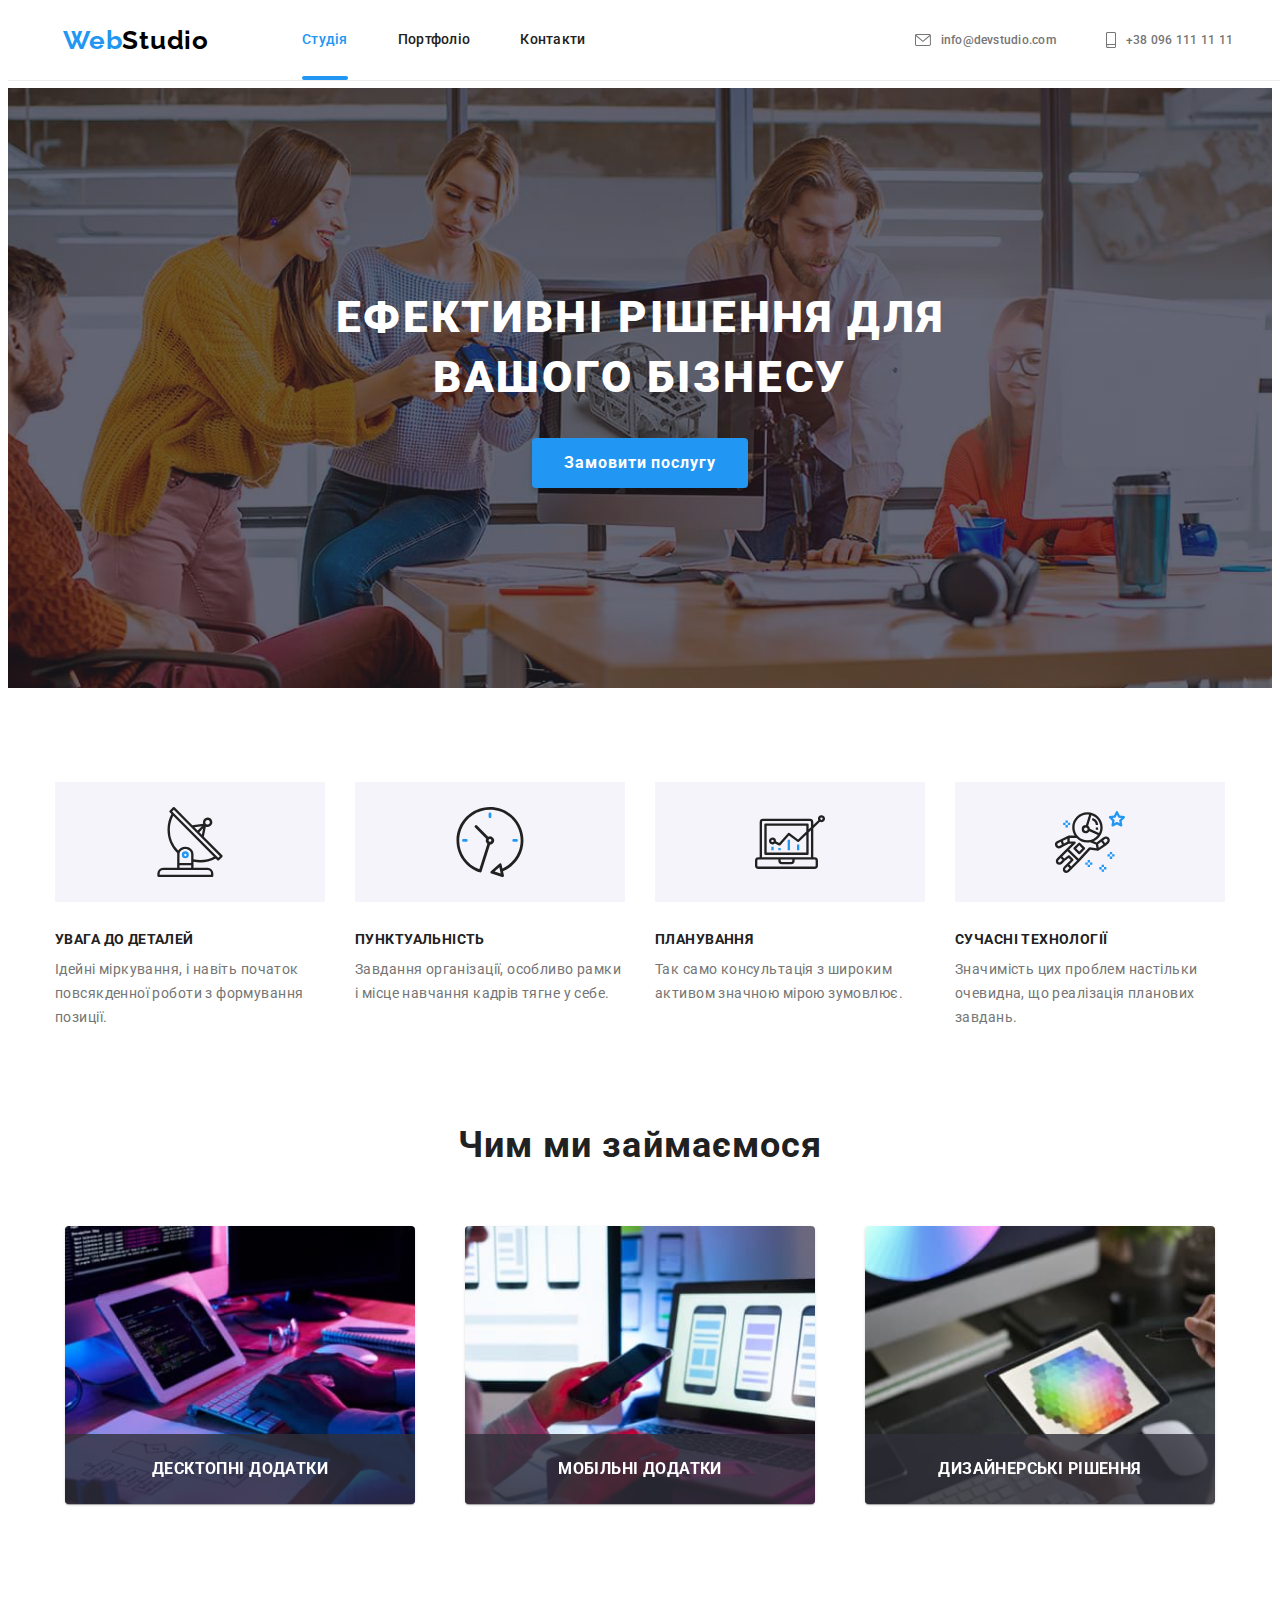
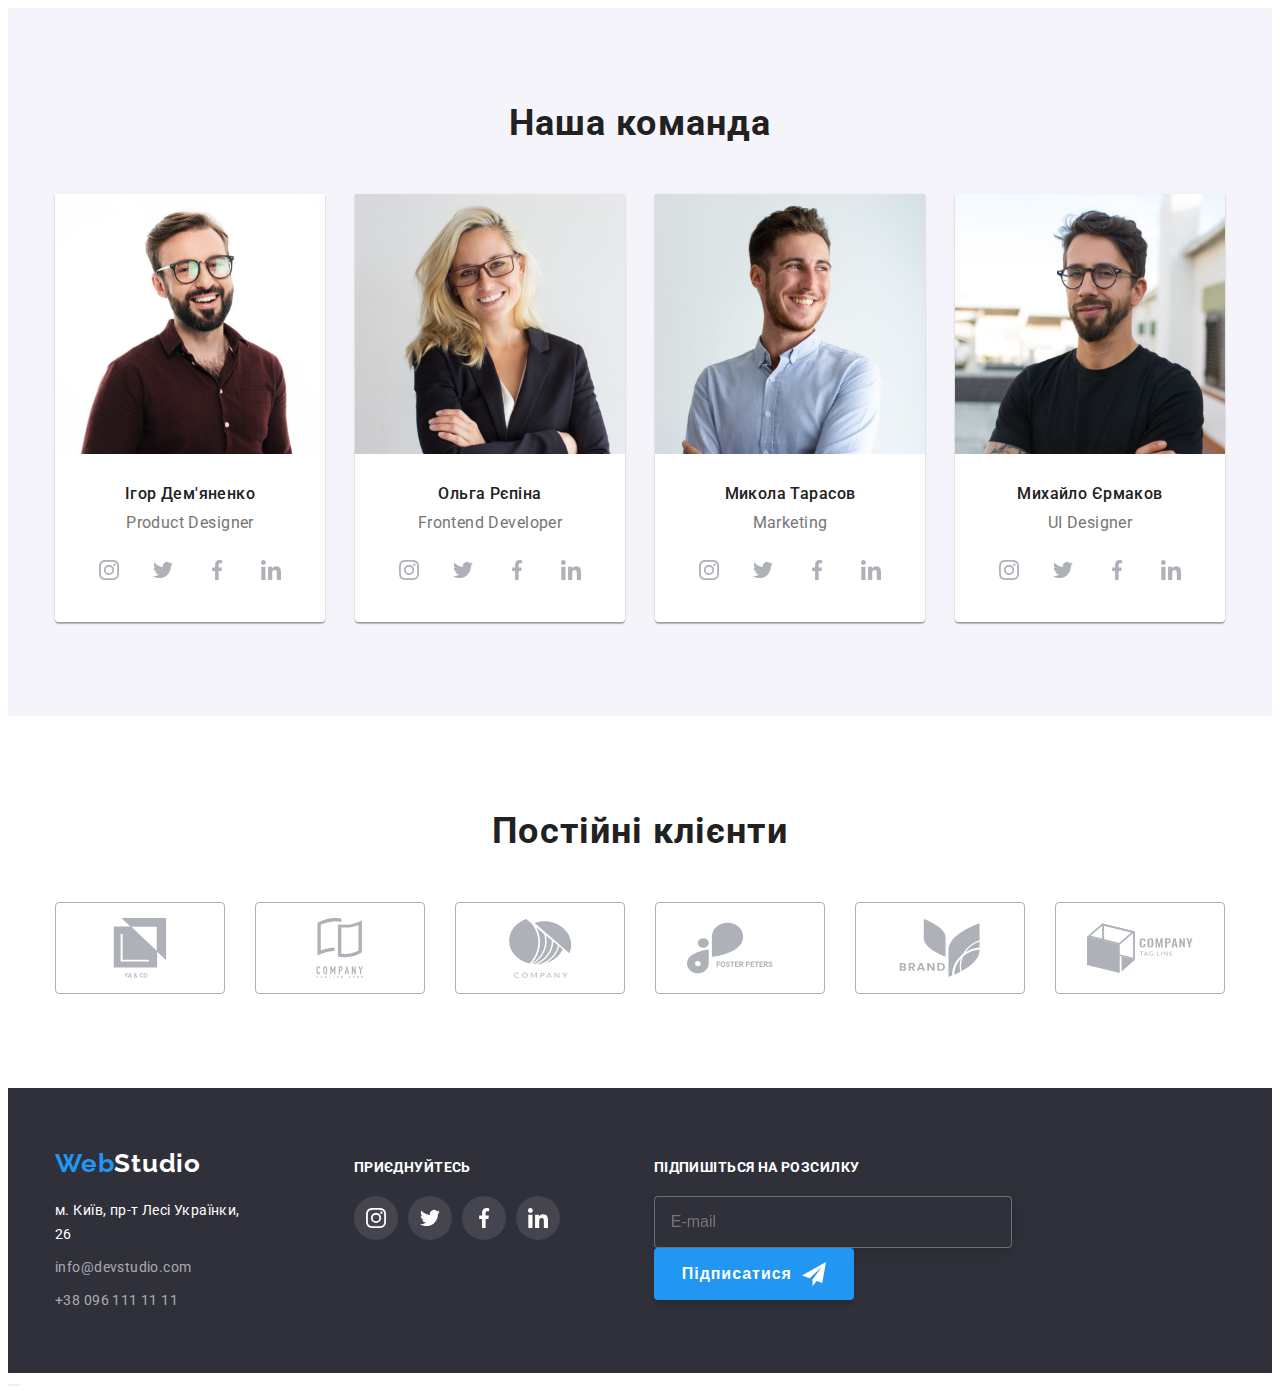
<file: index.html>
<!DOCTYPE html>
<html lang="uk-UA">
  <head>
    <meta charset="UTF-8" />
    <meta http-equiv="X-UA-Compatible" content="IE=edge" />
    <meta name="viewport" content="width=device-width, initial-scale=1.0" />
    <title>Студія</title>
    <link
      rel="stylesheet"
      href="https://cdnjs.cloudflare.com/ajax/libs/modern-normalize/1.1.0/modern-normalize.min.css"
      integrity="sha512-wpPYUAdjBVSE4KJnH1VR1HeZfpl1ub8YT/NKx4PuQ5NmX2tKuGu6U/JRp5y+Y8XG2tV+wKQpNHVUX03MfMFn9Q=="
      crossorigin="anonymous"
      referrerpolicy="no-referrer"
    />
    <link rel="preconnect" href="https://fonts.googleapis.com" />
    <link rel="preconnect" href="https://fonts.gstatic.com" crossorigin />
    <link
      href="https://fonts.googleapis.com/css2?family=Raleway:wght@700&family=Roboto:wght@400;500;700;900&display=swap"
      rel="stylesheet"
    />
    <link rel="stylesheet" href="./css/main.min.css" />
  </head>
  <body>
    <header class="header">
      <div class="container header__container">
        <nav class="navigation">
          <a
            class="logo header__logo"
            href="./index.html"
            aria-label="Посилання на домашню сторінку"
            >Web<span class="header__logo--dark">Studio</span></a
          >
          <ul class="navigation__list">
            <li class="navigation__item">
              <a
                class="navigation__link navigation__link--pseudo-element navigation__link--current"
                href="./index.html"
                aria-label="Посилання на сторінку'Студія'"
                >Студія</a
              >
            </li>
            <li class="navigation__item">
              <a
                class="navigation__link"
                href="./portfolio.html"
                aria-label="Посилання на сторінку'Портфоліо'"
                >Портфоліо</a
              >
            </li>
            <li class="navigation__item">
              <a
                class="navigation__link"
                href="#contacts"
                aria-label="Посилання на сторінку з контактами"
                >Контакти</a
              >
            </li>
          </ul>
        </nav>
        <ul class="contacts">
          <li class="contacts__item">
            <a class="contacts__link" href="mailto:info@devstudio.com">
              <svg width="16" height="12" class="contacts__icon">
                <use href="./images/icons.svg#icon-mail"></use>
              </svg>
              info@devstudio.com</a
            >
          </li>
          <li class="contacts__item">
            <a class="contacts__link" href="tel:+380961111111"
              ><svg width="10" height="16" class="contacts__icon">
                <use href="./images/icons.svg#icon-smartphone"></use>
              </svg>
              +38 096 111 11 11</a
            >
          </li>
        </ul>
        <button type="button" class="burger" data-menu-button>
          <svg width="40" height="40">
            <use href="./images/icons.svg#icon-burger-menu"></use>
          </svg>
        </button>
      </div>
    </header>
    <main>
      <section class="hero" id="hero">
        <div class="container">
          <h1 class="hero__title">Ефективні рішення для вашого бізнесу</h1>
          <button class="hero__btn" type="button" data-modal-open>Замовити послугу</button>
        </div>
      </section>

      <section class="advantage section">
        <div class="container">
          <h2 class="visually-hidden">Наші переваги</h2>
          <ul class="advantage__list">
            <li class="advantage__item">
              <div class="advantage__image">
                <svg width="70" height="70">
                  <use href="./images/icons.svg#icon-antenna"></use>
                </svg>
              </div>
              <h3 class="advantage__title">УВАГА ДО ДЕТАЛЕЙ</h3>
              <p class="advantage__description">
                Ідейні міркування, і навіть початок повсякденної роботи з формування позиції.
              </p>
            </li>
            <li class="advantage__item">
              <div class="advantage__image">
                <svg width="70" height="70">
                  <use href="./images/icons.svg#icon-clock"></use>
                </svg>
              </div>
              <h3 class="advantage__title">ПУНКТУАЛЬНІСТЬ</h3>
              <p class="advantage__description">
                Завдання організації, особливо рамки і місце навчання кадрів тягне у себе.
              </p>
            </li>
            <li class="advantage__item">
              <div class="advantage__image">
                <svg width="70" height="70">
                  <use href="./images/icons.svg#icon-diagram"></use>
                </svg>
              </div>
              <h3 class="advantage__title">ПЛАНУВАННЯ</h3>
              <p class="advantage__description">
                Так само консультація з широким активом значною мірою зумовлює.
              </p>
            </li>
            <li class="advantage__item">
              <div class="advantage__image">
                <svg width="70" height="70">
                  <use href="./images/icons.svg#icon-astronaut"></use>
                </svg>
              </div>
              <h3 class="advantage__title">СУЧАСНІ ТЕХНОЛОГІЇ</h3>
              <p class="advantage__description">
                Значимість цих проблем настільки очевидна, що реалізація планових завдань.
              </p>
            </li>
          </ul>
        </div>
      </section>
      <section class="directions section">
        <div class="container">
          <h2 class="section__title">Чим ми займаємося</h2>
          <ul class="directions__list">
            <li class="directions__item">
              <div class="directions__thumb">
                <img
                  class="directions__img"
                  srcset="./images/computer.jpg 1x, ./images/computer@2x.jpg 2x"
                  alt="Розробка для
                  компьютерів"
                  width="370"
                  height="294"
                />
                <h3 class="directions__description">Десктопні додатки</h3>
              </div>
            </li>
            <li class="directions__item">
              <div class="directions__thumb">
                <img
                  class="directions__img"
                  srcset="./images/mobile.jpg 1x, ./images/mobile@2x.jpg 2x"
                  alt="Розробка для мобільних телефонів"
                  width="370"
                  height="294"
                />
                <h3 class="directions__description">Мобільні додатки</h3>
              </div>
            </li>
            <li class="directions__item">
              <div class="directions__thumb">
                <img
                  class="directions__img"
                  srcset="./images/tablet.jpg 1x, ./images/tablet@2x.jpg 2x"
                  alt="Розробка для планшетів"
                  width="370"
                  height="294"
                />
                <h3 class="directions__description">Дизайнерські рішення</h3>
              </div>
            </li>
          </ul>
        </div>
      </section>
      <section class="team section">
        <div class="container">
          <h2 class="section__title">Наша команда</h2>
          <ul class="team__list">
            <li class="team__item">
              <picture>
                <source
                  srcset="./images/product-designer.jpg 1x, ./images/product-designer@2x.jpg 2x"
                  media="(min-width:1200px)"
                />
                <source
                  srcset="
                    ./images/product-designer-tablet.jpg    1x,
                    ./images/product-designer-tablet@2x.jpg 2x
                  "
                  media="(min-width:768px)"
                />
                <source
                  srcset="
                    ./images/product-designer-mobile.jpg    1x,
                    ./images/product-designer-mobile@2x.jpg 2x
                  "
                  media="(max-width:767px)"
                />

                <img
                  class="team__img"
                  src="./images/product-designer-mobile.jpg"
                  alt="Співробітник компанії на позиції дизайнер продукта"
                  width="450"
                />
              </picture>
              <div class="team__description">
                <h3 class="team__name">Ігор Дем'яненко</h3>
                <p class="team__position">Product Designer</p>
                <div>
                  <ul class="social__list">
                    <li class="social__item">
                      <a
                        aria-label="Посилання на Інстаграм"
                        class="social__link"
                        target="_blank"
                        rel="noreferrer noopener"
                        href="https://www.instagram.com/"
                        ><svg width="20" height="20">
                          <use href="./images/icons.svg#icon-instagram"></use>
                        </svg>
                      </a>
                    </li>
                    <li class="social__item">
                      <a
                        aria-label="Посилання на Твітер"
                        class="social__link"
                        target="_blank"
                        rel="noreferrer noopener"
                        href="https://twitter.com/"
                        ><svg width="20" height="20">
                          <use href="./images/icons.svg#icon-twitter"></use>
                        </svg>
                      </a>
                    </li>
                    <li class="social__item">
                      <a
                        aria-label="Посилання на Фейсбук"
                        class="social__link"
                        target="_blank"
                        rel="noreferrer noopener"
                        href="https://facebook.com"
                        ><svg width="20" height="20">
                          <use href="./images/icons.svg#icon-facebook"></use>
                        </svg>
                      </a>
                    </li>
                    <li class="social__item">
                      <a
                        aria-label="Посилання на Лінкедін"
                        class="social__link"
                        rel="noreferrer noopener"
                        href="https://www.linkedin.com/"
                        ><svg width="20" height="20">
                          <use href="./images/icons.svg#icon-linkedin"></use>
                        </svg>
                      </a>
                    </li>
                  </ul>
                </div>
              </div>
            </li>
            <li class="team__item">
              <picture>
                <source
                  srcset="./images/frontend-developer.jpg 1x, ./images/frontend-developer@2x.jpg 2x"
                  media="(min-width:1200px)"
                />
                <source
                  srcset="
                    ./images/frontend-developer-tablet.jpg    1x,
                    ./images/frontend-developer-tablet@2x.jpg 2x
                  "
                  media="(min-width:768px)"
                />
                <source
                  srcset="
                    ./images/frontend-developer-mobile.jpg    1x,
                    ./images/frontend-developer-mobile@2x.jpg 2x
                  "
                  media="(max-width:767px)"
                />

                <img
                  class="team__img"
                  src="./images/frontend-developer-mobile.jpg"
                  alt="Співробітник компанії на позиції фронтенд-розробник"
                  width="450"
                />
              </picture>
              <div class="team__description">
                <h3 class="team__name">Ольга Рєпіна</h3>
                <p class="team__position">Frontend Developer</p>
                <ul class="social__list">
                  <li class="social__item">
                    <a
                      aria-label="Посилання на Інстаграм"
                      class="social__link"
                      target="_blank"
                      rel="noreferrer noopener"
                      href="https://www.instagram.com/"
                      ><svg width="20" height="20">
                        <use href="./images/icons.svg#icon-instagram"></use>
                      </svg>
                    </a>
                  </li>
                  <li class="social__item">
                    <a
                      aria-label="Посилання на Твітер"
                      class="social__link"
                      target="_blank"
                      rel="noreferrer noopener"
                      href="https://twitter.com/"
                      ><svg width="20" height="20">
                        <use href="./images/icons.svg#icon-twitter"></use>
                      </svg>
                    </a>
                  </li>
                  <li class="social__item">
                    <a
                      aria-label="Посилання на Фейсбук"
                      class="social__link"
                      target="_blank"
                      rel="noreferrer noopener"
                      href="https://facebook.com"
                      ><svg width="20" height="20">
                        <use href="./images/icons.svg#icon-facebook"></use>
                      </svg>
                    </a>
                  </li>
                  <li class="social__item">
                    <a
                      aria-label="Посилання на Лінкедін"
                      class="social__link"
                      rel="noreferrer noopener"
                      href="https://www.linkedin.com/"
                      ><svg width="20" height="20">
                        <use href="./images/icons.svg#icon-linkedin"></use>
                      </svg>
                    </a>
                  </li>
                </ul>
              </div>
            </li>
            <li class="team__item">
              <picture>
                <source
                  srcset="./images/marketing.jpg 1x, ./images/marketing@2x.jpg 2x"
                  media="(min-width:1200px)"
                />
                <source
                  srcset="./images/marketing-tablet.jpg 1x, ./images/marketing-tablet@2x.jpg 2x"
                  media="(min-width:768px)"
                />
                <source
                  srcset="./images/marketing-mobile.jpg 1x, ./images/marketing-mobile@2x.jpg 2x"
                  media="(max-width:767px)"
                />

                <img
                  class="team__img"
                  src="./images/marketing-mobile.jpg"
                  alt="Співробітник компанії на позиції маркетолог"
                  width="450"
                />
              </picture>
              <div class="team__description">
                <h3 class="team__name">Микола Тарасов</h3>
                <p class="team__position">Marketing</p>
                <ul class="social__list">
                  <li class="social__item">
                    <a
                      aria-label="Посилання на Інстаграм"
                      class="social__link"
                      target="_blank"
                      rel="noreferrer noopener"
                      href="https://www.instagram.com/"
                      ><svg width="20" height="20">
                        <use href="./images/icons.svg#icon-instagram"></use>
                      </svg>
                    </a>
                  </li>
                  <li class="social__item">
                    <a
                      aria-label="Посилання на Твітер"
                      class="social__link"
                      target="_blank"
                      rel="noreferrer noopener"
                      href="https://twitter.com/"
                      ><svg width="20" height="20">
                        <use href="./images/icons.svg#icon-twitter"></use>
                      </svg>
                    </a>
                  </li>
                  <li class="social__item">
                    <a
                      aria-label="Посилання на Фейсбук"
                      class="social__link"
                      target="_blank"
                      rel="noreferrer noopener"
                      href="https://facebook.com"
                      ><svg width="20" height="20">
                        <use href="./images/icons.svg#icon-facebook"></use>
                      </svg>
                    </a>
                  </li>
                  <li class="social__item">
                    <a
                      aria-label="Посилання на Лінкедін"
                      class="social__link"
                      rel="noreferrer noopener"
                      href="https://www.linkedin.com/"
                      ><svg width="20" height="20">
                        <use href="./images/icons.svg#icon-linkedin"></use>
                      </svg>
                    </a>
                  </li>
                </ul>
              </div>
            </li>
            <li class="team__item">
              <picture>
                <source
                  srcset="./images/ui-designer.jpg 1x, ./images/ui-designer@2x.jpg 2x"
                  media="(min-width:1200px)"
                />
                <source
                  srcset="./images/ui-designer-tablet.jpg 1x, ./images/ui-designer-tablet@2x.jpg 2x"
                  media="(min-width:768px)"
                />
                <source
                  srcset="./images/ui-designer-mobile.jpg 1x, ./images/ui-designer-mobile@2x.jpg 2x"
                  media="(max-width:767px)"
                />

                <img
                  class="team__img"
                  src="./images/ui-designer-mobile.jpg"
                  alt="Співробітник компанії на позиції дизайнер"
                  width="450"
                />
              </picture>

              <div class="team__description">
                <h3 class="team__name">Михайло Єрмаков</h3>
                <p class="team__position">UI Designer</p>
                <div>
                  <ul class="social__list">
                    <li class="social__item">
                      <a
                        aria-label="Посилання на Інстаграм"
                        class="social__link"
                        target="_blank"
                        rel="noreferrer noopener"
                        href="https://www.instagram.com/"
                        ><svg width="20" height="20">
                          <use href="./images/icons.svg#icon-instagram"></use>
                        </svg>
                      </a>
                    </li>
                    <li class="social__item">
                      <a
                        aria-label="Посилання на Твітер"
                        class="social__link"
                        target="_blank"
                        rel="noreferrer noopener"
                        href="https://twitter.com/"
                        ><svg width="20" height="20">
                          <use href="./images/icons.svg#icon-twitter"></use>
                        </svg>
                      </a>
                    </li>
                    <li class="social__item">
                      <a
                        aria-label="Посилання на Фейсбук"
                        class="social__link"
                        target="_blank"
                        rel="noreferrer noopener"
                        href="https://facebook.com"
                        ><svg width="20" height="20">
                          <use href="./images/icons.svg#icon-facebook"></use>
                        </svg>
                      </a>
                    </li>
                    <li class="social__item">
                      <a
                        aria-label="Посилання на Лінкедін"
                        class="social__link"
                        rel="noreferrer noopener"
                        href="https://www.linkedin.com/"
                        ><svg width="20" height="20">
                          <use href="./images/icons.svg#icon-linkedin"></use>
                        </svg>
                      </a>
                    </li>
                  </ul>
                </div>
              </div>
            </li>
          </ul>
        </div>
      </section>
      <section class="clients section">
        <div class="container">
          <h2 class="section__title">Постійні клієнти</h2>
          <ul class="clients__list">
            <li class="clients__item">
              <a class="clients__link" href="#" aria-label="Посилання на першого клієнта">
                <svg width="106" height="60">
                  <use href="./images/icons.svg#icon-client_1"></use>
                </svg>
              </a>
            </li>
            <li class="clients__item">
              <a class="clients__link" href="#" aria-label="Посилання на другого клієнта">
                <svg width="106" height="60">
                  <use href="./images/icons.svg#icon-client_2"></use>
                </svg>
              </a>
            </li>
            <li class="clients__item">
              <a class="clients__link" href="#" aria-label="Посилання на третього клієнта">
                <svg width="106" height="60">
                  <use href="./images/icons.svg#icon-client_3"></use>
                </svg>
              </a>
            </li>
            <li class="clients__item">
              <a class="clients__link" href="#" aria-label="Посилання на четвертого клієнта">
                <svg width="106" height="60">
                  <use href="./images/icons.svg#icon-client_4"></use>
                </svg>
              </a>
            </li>
            <li class="clients__item">
              <a class="clients__link" href="#" aria-label="Посилання на п'ятого клієнта">
                <svg width="106" height="60">
                  <use href="./images/icons.svg#icon-client_5"></use>
                </svg>
              </a>
            </li>
            <li class="clients__item">
              <a class="clients__link" href="#" aria-label="Посилання на шостого клієнта">
                <svg width="106" height="60">
                  <use href="./images/icons.svg#icon-client_6"></use>
                </svg>
              </a>
            </li>
          </ul>
        </div>
      </section>
    </main>
    <footer class="footer">
      <div class="container footer__container">
        <div class="container__wrapper">
          <div class="footer__wrapper footer__wrapper--margin">
            <a
              class="logo footer__logo"
              href="./index.html"
              aria-label="Посилання на домашню сторінку"
              >Web<span class="footer__logo--color">Studio</span></a
            >
            <address class="footer__contacts address">
              <ul class="address__list" id="contacts">
                <li class="address__item">
                  <a
                    class="address__link"
                    href="https://goo.gl/maps/TjGXtFPYp7n58ETk9"
                    target="_blank"
                    rel="noreferrer noopener"
                    >м. Київ, пр-т Лесі Українки, 26</a
                  >
                </li>
                <li class="address__item">
                  <a
                    class="address__link address__link--transparent"
                    href="mailto:info@devstudio.com"
                    >info@devstudio.com</a
                  >
                </li>
                <li class="address__item">
                  <a class="address__link address__link--transparent" href="tel:+380961111111"
                    >+38 096 111 11 11</a
                  >
                </li>
              </ul>
            </address>
          </div>
          <div class="footer__wrapper social">
            <h2 class="social__title">приєднуйтесь</h2>
            <div>
              <ul class="social__list">
                <li class="social__item">
                  <a
                    aria-label="Посилання на Інстаграм"
                    class="social__link social__link--color"
                    target="_blank"
                    rel="noreferrer noopener"
                    href="https://www.instagram.com/"
                    ><svg width="20" height="20">
                      <use href="./images/icons.svg#icon-instagram"></use>
                    </svg>
                  </a>
                </li>
                <li class="social__item">
                  <a
                    aria-label="Посилання на Твітер"
                    class="social__link social__link--color"
                    target="_blank"
                    rel="noreferrer noopener"
                    href="https://twitter.com/"
                    ><svg width="20" height="20">
                      <use href="./images/icons.svg#icon-twitter"></use>
                    </svg>
                  </a>
                </li>
                <li class="social__item">
                  <a
                    aria-label="Посилання на Фейсбук"
                    class="social__link social__link--color"
                    target="_blank"
                    rel="noreferrer noopener"
                    href="https://facebook.com"
                    ><svg width="20" height="20">
                      <use href="./images/icons.svg#icon-facebook"></use>
                    </svg>
                  </a>
                </li>
                <li class="social__item">
                  <a
                    aria-label="Посилання на Лінкедін"
                    class="social__link social__link--color"
                    rel="noreferrer noopener"
                    href="https://www.linkedin.com/"
                    ><svg width="20" height="20">
                      <use href="./images/icons.svg#icon-linkedin"></use>
                    </svg>
                  </a>
                </li>
              </ul>
            </div>
          </div>
        </div>
        <div class="subscribe">
          <h2 class="subscribe__title">Підпишіться на розсилку</h2>
          <form action="" class="subscribe__form">
            <label for="">
              <input type="text" placeholder="E-mail" class="subscribe__input" />
              <button class="subscribe__btn" type="button">
                Підписатися
                <svg width="24" height="24" class="subscribe__icon">
                  <use href="./images/icons.svg#icon-plane"></use>
                </svg>
              </button>
            </label>
          </form>
        </div>
      </div>
    </footer>
    <div class="backdrop is-hidden" data-modal>
      <div class="modal">
        <button type="button" class="modal__btn" data-modal-close>
          <svg width="18" height="18" class="icon-close">
            <use href="./images/icons.svg#icon-close"></use>
          </svg>
        </button>
        <form action="" class="modal__form form" autocomplete="on">
          <p class="form__title">Залиште свої дані, ми вам передзвонимо</p>
          <label for="username" class="form__label lable">
            <span class="lable__name">Ім'я</span>
            <input type="text" name="username" autofocus id="username" class="lable__field" />
            <svg width="18" height="18" class="lable__icon">
              <use href="./images/icons.svg#icon-person"></use>
            </svg>
          </label>
          <label for="phone-number" class="form__label">
            <span class="lable__name">Телефон</span>
            <input type="tel" name="phone-number" id="phone-number" class="lable__field" />
            <svg width="18" height="18" class="lable__icon">
              <use href="./images/icons.svg#icon-phone"></use>
            </svg>
          </label>
          <label for="email" class="form__label">
            <span class="lable__name">Пошта</span>
            <input type="email" name="email" id="email" class="lable__field" />
            <svg width="18" height="18" class="lable__icon">
              <use href="./images/icons.svg#icon-mail"></use>
            </svg>
          </label>
          <label for="message">
            <span class="lable__name">Коментар</span>
            <textarea
              class="lable__textarea"
              name="feedback"
              rows="5"
              id="message"
              placeholder="Введіть текст"
            ></textarea>
          </label>
          <label class="form__label form__label--margin">
            <input type="checkbox" name="agree" class="form__label---checkbox visually-hidden" />
            <span class="checkbox"></span>
            <span class="form__label--text"
              >Погоджуюся з розсилкою та приймаю
              <a href="#" class="form__label--treaty"> Умови договору</a></span
            >
          </label>
          <button type="submit" class="form-btn" action="#">Відправити</button>
        </form>
      </div>
    </div>
    <div class="modal-menu is-hidden" data-menu>
      <button type="button" class="modal-menu__btn" data-menu-close>
        <svg width="40" height="40" class="icon-close">
          <use href="./images/icons.svg#icon-close_40px"></use>
        </svg>
      </button>
      <div class="menu">
        <ul class="menu__nav">
          <li class="menu__item">
            <a class="menu__link" href="./index.html" aria-label="Посилання на сторінку'Студія'"
              >Студія</a
            >
          </li>
          <li class="menu__item">
            <a
              class="menu__link"
              href="./portfolio.html"
              aria-label="Посилання на сторінку'Портфоліо'"
              >Портфоліо</a
            >
          </li>
          <li class="menu__item">
            <a class="menu__link" href="#contacts" aria-label="Посилання на сторінку з контактами"
              >Контакти</a
            >
          </li>
        </ul>
        <div class="menu__wrapper">
          <ul class="menu__contact">
            <li class="menu__contact-item">
              <a class="menu__contact-link menu__contact-link--scale" href="tel:+380961111111">
                +38 096 111 11 11</a
              >
            </li>
            <li class="menu__contact-item">
              <a class="menu__contact-link" href="mailto:info@devstudio.com"> info@devstudio.com</a>
            </li>
          </ul>
          <div class="networks">
            <ul class="networks__list">
              <li class="networks__item">
                <a
                  aria-label="Посилання на Інстаграм"
                  class="networks__link"
                  target="_blank"
                  rel="noreferrer noopener"
                  href="https://www.instagram.com/"
                  >Instagram
                </a>
              </li>
              <li class="networks__item">
                <a
                  aria-label="Посилання на Твітер"
                  class="networks__link"
                  target="_blank"
                  rel="noreferrer noopener"
                  href="https://twitter.com/"
                  >Twitter
                </a>
              </li>
              <li class="networks__item">
                <a
                  aria-label="Посилання на Фейсбук"
                  class="networks__link"
                  target="_blank"
                  rel="noreferrer noopener"
                  href="https://facebook.com"
                  >Facebook
                </a>
              </li>
              <li class="networks__item">
                <a
                  aria-label="Посилання на Лінкедін"
                  class="networks__link"
                  rel="noreferrer noopener"
                  href="https://www.linkedin.com/"
                  >Linkedin
                </a>
              </li>
            </ul>
          </div>
        </div>
      </div>
    </div>
    <button type="button" id="up" class="button-scroll"></button>
    <script src="./js/button-scroll.js"></script>
    <script src="./js/modal.js"></script>
    <script src="./js/mobile-menu.js"></script>
  </body>
</html>
</file>
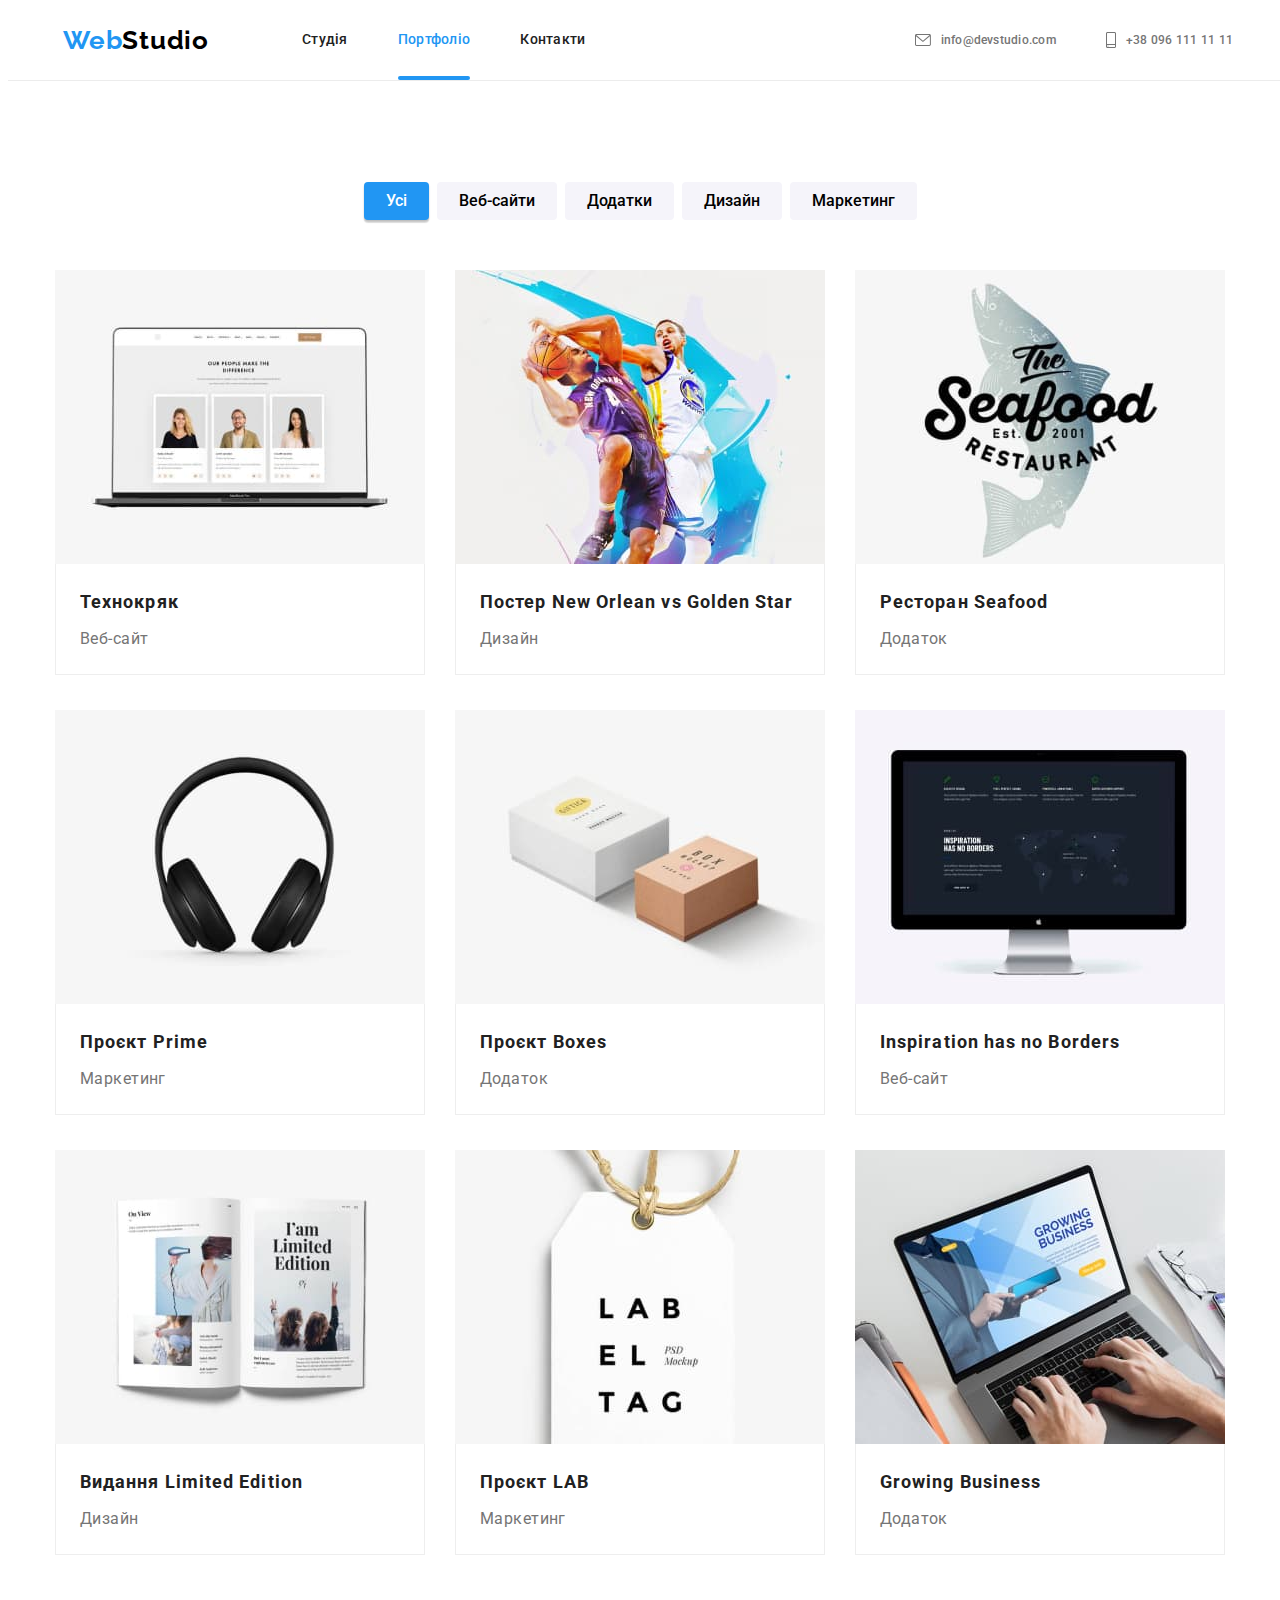
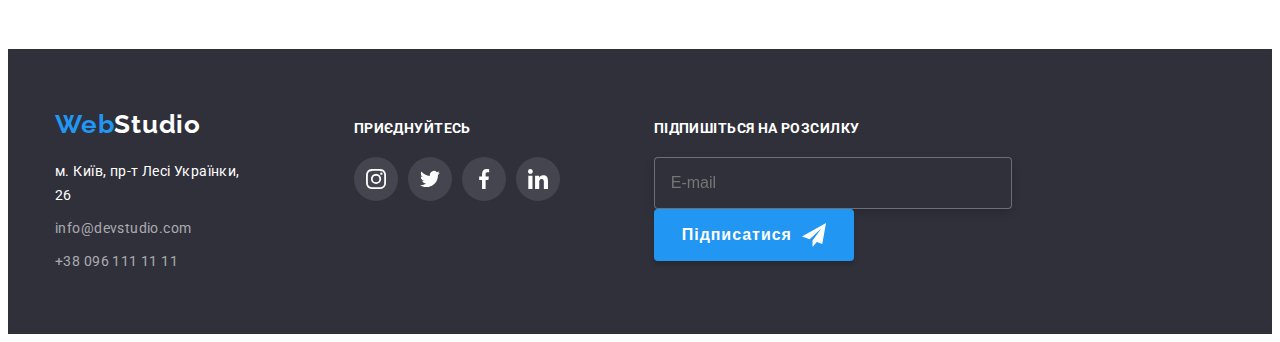
<file: portfolio.html>
<!DOCTYPE html>
<html lang="uk">
  <head>
    <meta charset="UTF-8" />
    <meta http-equiv="X-UA-Compatible" content="IE=edge" />
    <meta name="viewport" content="width=device-width, initial-scale=1.0" />
    <title>Портфоліо</title>
    <link
      rel="stylesheet"
      href="https://cdnjs.cloudflare.com/ajax/libs/modern-normalize/1.1.0/modern-normalize.min.css"
      integrity="sha512-wpPYUAdjBVSE4KJnH1VR1HeZfpl1ub8YT/NKx4PuQ5NmX2tKuGu6U/JRp5y+Y8XG2tV+wKQpNHVUX03MfMFn9Q=="
      crossorigin="anonymous"
      referrerpolicy="no-referrer"
    />
    <link rel="preconnect" href="https://fonts.googleapis.com" />
    <link rel="preconnect" href="https://fonts.gstatic.com" crossorigin />
    <link
      href="https://fonts.googleapis.com/css2?family=Raleway:wght@700&family=Roboto:wght@400;500;700;900&display=swap"
      rel="stylesheet"
    />
    <link
      rel="stylesheet"
      href="https://cdnjs.cloudflare.com/ajax/libs/modern-normalize/1.1.0/modern-normalize.min.css"
      integrity="sha512-wpPYUAdjBVSE4KJnH1VR1HeZfpl1ub8YT/NKx4PuQ5NmX2tKuGu6U/JRp5y+Y8XG2tV+wKQpNHVUX03MfMFn9Q=="
      crossorigin="anonymous"
      referrerpolicy="no-referrer"
    />
    <link rel="stylesheet" href="./css/main.min.css" />
  </head>
  <body>
    <header class="header">
      <div class="container header__container">
        <nav class="navigation">
          <a
            class="logo header__logo"
            href="./index.html"
            aria-label="Посилання на домашню сторінку"
            >Web<span class="header__logo--dark">Studio</span></a
          >
          <ul class="navigation__list">
            <li class="navigation__item">
              <a
                class="navigation__link"
                href="./index.html"
                aria-label="Посилання на сторінку'Студія'"
                >Студія</a
              >
            </li>
            <li class="navigation__item">
              <a
                class="navigation__link navigation__link--pseudo-element navigation__link--current"
                href="./portfolio.html"
                aria-label="Посилання на сторінку'Портфоліо'"
                >Портфоліо</a
              >
            </li>
            <li class="navigation__item">
              <a
                class="navigation__link"
                href="#contacts"
                aria-label="Посилання на сторінку з контактами"
                >Контакти</a
              >
            </li>
          </ul>
        </nav>
        <ul class="contacts">
          <li class="contacts__item">
            <a class="contacts__link" href="mailto:info@devstudio.com">
              <svg width="16" height="12" class="contacts__icon">
                <use href="./images/icons.svg#icon-mail"></use>
              </svg>
              info@devstudio.com</a
            >
          </li>
          <li class="contacts__item">
            <a class="contacts__link" href="tel:+380961111111"
              ><svg width="10" height="16" class="contacts__icon">
                <use href="./images/icons.svg#icon-smartphone"></use>
              </svg>
              +38 096 111 11 11</a
            >
          </li>
        </ul>
        <button type="button" class="burger" data-menu-button>
          <svg width="40" height="40">
            <use href="./images/icons.svg#icon-burger-menu"></use>
          </svg>
        </button>
      </div>
    </header>
    <main>
      <section class="section">
        <div class="container">
          <h1 class="visually-hidden">Проєкти</h1>
          <ul class="filter">
            <li class="filter__item">
              <button class="filter__btn filter__btn--active" type="button">Усі</button>
            </li>
            <li class="filter__item">
              <button class="filter__btn" type="button">Веб-сайти</button>
            </li>
            <li class="filter__item">
              <button class="filter__btn" type="button">Додатки</button>
            </li>
            <li class="filter__item">
              <button class="filter__btn" type="button">Дизайн</button>
            </li>
            <li class="filter__item">
              <button class="filter__btn" type="button">Маркетинг</button>
            </li>
          </ul>
          <ul class="projects">
            <li class="projects__item">
              <a href="" class="projects__link">
                <div class="projects__wrapper">
                  <img
                    class="projects__img"
                    src="./images/tehnokryak.jpg"
                    alt="Ноутбук з фото співробітників"
                    width="370"
                  />
                  <p class="projects__overlay">
                    Ресурс пропонує комплексні пропозиції з різним рівнем функціоналу та сервісів.
                    Все це дозволить відвідувачу отримати вичерпні відомості про компанію чи
                    приватну особу.
                  </p>
                </div>
                <div class="projects__description description">
                  <h2 class="description__title">Технокряк</h2>
                  <p class="description__text">Веб-сайт</p>
                </div></a
              >
            </li>
            <li class="projects__item">
              <a href="" class="projects__link">
                <div class="projects__wrapper">
                  <img
                    class="projects__img"
                    src="./images/backetball.jpg"
                    alt="Два чоловіка грають в баскетбол"
                    width="370"
                  />
                  <p class="projects__overlay">
                    Ресурс пропонує комплексні пропозиції з різним рівнем функціоналу та сервісів.
                    Все це дозволить відвідувачу отримати вичерпні відомості про компанію чи
                    приватну особу.
                  </p>
                </div>
                <div class="projects__description">
                  <h2 class="description__title">Постер New Orlean vs Golden Star</h2>
                  <p class="description__text">Дизайн</p>
                </div>
              </a>
            </li>
            <li class="projects__item">
              <a href="" class="projects__link">
                <div class="projects__wrapper">
                  <img
                    class="projects__img"
                    src="./images/restaurant.jpg"
                    alt="Логотип ресторану"
                    width="370"
                  />
                  <p class="projects__overlay">
                    Ресурс пропонує комплексні пропозиції з різним рівнем функціоналу та сервісів.
                    Все це дозволить відвідувачу отримати вичерпні відомості про компанію чи
                    приватну особу.
                  </p>
                </div>
                <div class="projects__description">
                  <h2 class="description__title">Ресторан Seafood</h2>
                  <p class="description__text">Додаток</p>
                </div>
              </a>
            </li>
            <li class="projects__item">
              <a href="" class="projects__link">
                <div class="projects__wrapper">
                  <img
                    class="projects__img"
                    src="./images/headphones.jpg"
                    alt="Навушники"
                    width="370"
                  />
                  <p class="projects__overlay">
                    Ресурс пропонує комплексні пропозиції з різним рівнем функціоналу та сервісів.
                    Все це дозволить відвідувачу отримати вичерпні відомості про компанію чи
                    приватну особу.
                  </p>
                </div>
                <div class="projects__description">
                  <h2 class="description__title">Проєкт Prime</h2>
                  <p class="description__text">Маркетинг</p>
                </div>
              </a>
            </li>
            <li class="projects__item">
              <a href="" class="projects__link">
                <div class="projects__wrapper">
                  <img
                    class="projects__img"
                    src="./images/boxes.jpg"
                    alt="Дві коробки"
                    width="370"
                  />
                  <p class="projects__overlay">
                    Ресурс пропонує комплексні пропозиції з різним рівнем функціоналу та сервісів.
                    Все це дозволить відвідувачу отримати вичерпні відомості про компанію чи
                    приватну особу.
                  </p>
                </div>
                <div class="projects__description">
                  <h2 class="description__title">Проєкт Boxes</h2>
                  <p class="description__text">Додаток</p>
                </div></a
              >
            </li>
            <li class="projects__item">
              <a href="" class="projects__link">
                <div class="projects__wrapper">
                  <img
                    class="projects__img"
                    src="./images/screen.jpg"
                    alt="Монітор з домашньою сторінкою сайту"
                    width="370"
                  />
                  <p class="projects__overlay">
                    Ресурс пропонує комплексні пропозиції з різним рівнем функціоналу та сервісів.
                    Все це дозволить відвідувачу отримати вичерпні відомості про компанію чи
                    приватну особу.
                  </p>
                </div>
                <div class="projects__description">
                  <h2 class="description__title">Inspiration has no Borders</h2>
                  <p class="description__text">Веб-сайт</p>
                </div></a
              >
            </li>
            <li class="projects__item">
              <a href="" class="projects__link">
                <div class="projects__wrapper">
                  <img
                    class="projects__img"
                    src="./images/book.jpg"
                    alt="Розгорнута книга"
                    width="370"
                  />
                  <p class="projects__overlay">
                    Ресурс пропонує комплексні пропозиції з різним рівнем функціоналу та сервісів.
                    Все це дозволить відвідувачу отримати вичерпні відомості про компанію чи
                    приватну особу.
                  </p>
                </div>
                <div class="projects__description">
                  <h2 class="description__title">Видання Limited Edition</h2>
                  <p class="description__text">Дизайн</p>
                </div></a
              >
            </li>
            <li class="projects__item">
              <a href="" class="projects__link">
                <div class="projects__wrapper">
                  <img
                    class="projects__img"
                    src="./images/lab.jpg"
                    alt="Бірка з логотипом"
                    width="370"
                  />
                  <p class="projects__overlay">
                    Ресурс пропонує комплексні пропозиції з різним рівнем функціоналу та сервісів.
                    Все це дозволить відвідувачу отримати вичерпні відомості про компанію чи
                    приватну особу.
                  </p>
                </div>
                <div class="projects__description">
                  <h2 class="description__title">Проєкт LAB</h2>
                  <p class="description__text">Маркетинг</p>
                </div></a
              >
            </li>
            <li class="projects__item">
              <a href="" class="projects__link">
                <div class="projects__wrapper">
                  <img
                    class="projects__img"
                    src="./images/notebook.jpg"
                    alt="Людина працює за ноутбуком"
                    width="370"
                  />
                  <p class="projects__overlay">
                    Ресурс пропонує комплексні пропозиції з різним рівнем функціоналу та сервісів.
                    Все це дозволить відвідувачу отримати вичерпні відомості про компанію чи
                    приватну особу.
                  </p>
                </div>
                <div class="projects__description">
                  <h2 class="description__title">Growing Business</h2>
                  <p class="description__text">Додаток</p>
                </div></a
              >
            </li>
          </ul>
        </div>
      </section>
    </main>
    <footer class="footer">
      <div class="container footer__container">
        <div class="container__wrapper">
          <div class="footer__wrapper footer__wrapper--margin">
            <a
              class="logo footer__logo"
              href="./index.html"
              aria-label="Посилання на домашню сторінку"
              >Web<span class="footer__logo--color">Studio</span></a
            >
            <address class="footer__contacts address">
              <ul class="address__list" id="contacts">
                <li class="address__item">
                  <a
                    class="address__link"
                    href="https://goo.gl/maps/TjGXtFPYp7n58ETk9"
                    target="_blank"
                    rel="noreferrer noopener"
                    >м. Київ, пр-т Лесі Українки, 26</a
                  >
                </li>
                <li class="address__item">
                  <a
                    class="address__link address__link--transparent"
                    href="mailto:info@devstudio.com"
                    >info@devstudio.com</a
                  >
                </li>
                <li class="address__item">
                  <a class="address__link address__link--transparent" href="tel:+380961111111"
                    >+38 096 111 11 11</a
                  >
                </li>
              </ul>
            </address>
          </div>
          <div class="footer__wrapper social">
            <h2 class="social__title">приєднуйтесь</h2>
            <div>
              <ul class="social__list">
                <li class="social__item">
                  <a
                    aria-label="Посилання на Інстаграм"
                    class="social__link social__link--color"
                    target="_blank"
                    rel="noreferrer noopener"
                    href="https://www.instagram.com/"
                    ><svg width="20" height="20">
                      <use href="./images/icons.svg#icon-instagram"></use>
                    </svg>
                  </a>
                </li>
                <li class="social__item">
                  <a
                    aria-label="Посилання на Твітер"
                    class="social__link social__link--color"
                    target="_blank"
                    rel="noreferrer noopener"
                    href="https://twitter.com/"
                    ><svg width="20" height="20">
                      <use href="./images/icons.svg#icon-twitter"></use>
                    </svg>
                  </a>
                </li>
                <li class="social__item">
                  <a
                    aria-label="Посилання на Фейсбук"
                    class="social__link social__link--color"
                    target="_blank"
                    rel="noreferrer noopener"
                    href="https://facebook.com"
                    ><svg width="20" height="20">
                      <use href="./images/icons.svg#icon-facebook"></use>
                    </svg>
                  </a>
                </li>
                <li class="social__item">
                  <a
                    aria-label="Посилання на Лінкедін"
                    class="social__link social__link--color"
                    rel="noreferrer noopener"
                    href="https://www.linkedin.com/"
                    ><svg width="20" height="20">
                      <use href="./images/icons.svg#icon-linkedin"></use>
                    </svg>
                  </a>
                </li>
              </ul>
            </div>
          </div>
        </div>
        <div class="subscribe">
          <h2 class="subscribe__title">Підпишіться на розсилку</h2>
          <form action="" class="subscribe__form">
            <label for="">
              <input type="text" placeholder="E-mail" class="subscribe__input" />
              <button class="subscribe__btn" type="button">
                Підписатися
                <svg width="24" height="24" class="subscribe__icon">
                  <use href="./images/icons.svg#icon-plane"></use>
                </svg>
              </button>
            </label>
          </form>
        </div>
      </div>
    </footer>
    <div class="backdrop is-hidden" data-menu>
      <div class="modal modal--width">
        <button type="button" class="modal__btn" data-menu-close>
          <svg width="18" height="18" class="icon-close">
            <use href="./images/icons.svg#icon-close"></use>
          </svg>
        </button>
        <div class="menu">
          <div class="menu__wrapper">
            <ul class="menu__nav">
              <li class="menu__item">
                <a class="menu__link" href="./index.html" aria-label="Посилання на сторінку'Студія'"
                  >Студія</a
                >
              </li>
              <li class="menu__item">
                <a
                  class="menu__link"
                  href="./portfolio.html"
                  aria-label="Посилання на сторінку'Портфоліо'"
                  >Портфоліо</a
                >
              </li>
              <li class="menu__item">
                <a
                  class="menu__link"
                  href="#contacts"
                  aria-label="Посилання на сторінку з контактами"
                  >Контакти</a
                >
              </li>
            </ul>
            <ul class="menu__contact">
              <li class="menu__contact-item">
                <a class="menu__contact-link" href="tel:+380961111111"> +38 096 111 11 11</a>
              </li>
              <li class="menu__contact-item">
                <a class="menu__contact-link" href="mailto:info@devstudio.com">
                  info@devstudio.com</a
                >
              </li>
            </ul>
          </div>
          <div class="networks">
            <ul class="networks__list">
              <li class="networks__item">
                <a
                  aria-label="Посилання на Інстаграм"
                  class="networks__link"
                  target="_blank"
                  rel="noreferrer noopener"
                  href="https://www.instagram.com/"
                  >Instagram
                </a>
              </li>
              <li class="networks__item">
                <a
                  aria-label="Посилання на Твітер"
                  class="networks__link"
                  target="_blank"
                  rel="noreferrer noopener"
                  href="https://twitter.com/"
                  >Twitter
                </a>
              </li>
              <li class="networks__item">
                <a
                  aria-label="Посилання на Фейсбук"
                  class="networks__link"
                  target="_blank"
                  rel="noreferrer noopener"
                  href="https://facebook.com"
                  >Facebook
                </a>
              </li>
              <li class="networks__item">
                <a
                  aria-label="Посилання на Лінкедін"
                  class="networks__link"
                  rel="noreferrer noopener"
                  href="https://www.linkedin.com/"
                  >Linkedin
                </a>
              </li>
            </ul>
          </div>
        </div>
      </div>
    </div>
    <script src="./js/modal.js"></script>
    <script src="./js/menu.js"></script>
  </body>
</html>
</file>
<file: css/main.min.css>
.visually-hidden{position:absolute;width:1px;height:1px;margin:-1px;border:0;padding:0;white-space:nowrap;-webkit-clip-path:inset(100%);clip-path:inset(100%);clip:rect(0 0 0 0);overflow:hidden}body{background-color:#fff;color:#212121;font-family:Roboto,sans-serif;letter-spacing:.03em;font-size:14px;line-height:1.14;padding-top:60px}@media screen and (min-width: 768px){body{padding-top:80px}}html{-webkit-box-sizing:border-box;box-sizing:border-box}*,*::before,*::after{-webkit-box-sizing:inherit;box-sizing:inherit}img{display:block;max-width:100%;height:auto}h1,h2,h3,h4,h5,h6,p{margin:0}ul{list-style:none;padding:0;margin:0}a{text-decoration:none}button{cursor:pointer;border:none;-webkit-box-pack:justify;-ms-flex-pack:justify;justify-content:space-between}input{cursor:pointer}.container{max-width:480px;width:100%;padding-left:15px;padding-right:15px;margin:0 auto}@media screen and (min-width: 768px){.container{max-width:768px}}@media screen and (min-width: 1200px){.container{max-width:1200px}}.section{padding-top:60px;padding-bottom:60px}@media screen and (min-width: 1200px){.section{padding-top:94px;padding-bottom:94px}}.logo{color:#2196f3;font-family:Raleway,sans-serif;font-weight:700;letter-spacing:.03em;font-size:24px;line-height:1.17}@media screen and (min-width: 1200px){.logo{font-size:26px;line-height:1.19}}.navigation{display:-webkit-box;display:-ms-flexbox;display:flex;-webkit-box-align:center;-ms-flex-align:center;align-items:center}.navigation__list{display:none}@media screen and (min-width: 768px){.navigation__list{display:-webkit-box;display:-ms-flexbox;display:flex}}.navigation__item:not(:last-child){margin-right:50px}.navigation__link{color:#212121;font-weight:500;letter-spacing:.02em;display:inline-block;padding-top:32px;padding-bottom:32px;position:relative;-webkit-transition:color 250ms cubic-bezier(0.4, 0, 0.2, 1);transition:color 250ms cubic-bezier(0.4, 0, 0.2, 1)}.navigation__link:hover,.navigation__link:focus{color:#2196f3}.navigation__link--current,.navigation__link--current{color:#2196f3}.navigation__link--pseudo-element::after{content:"";display:block;width:100%;height:4px;background-color:currentColor;position:absolute;bottom:0;left:0;border-radius:2px}.contacts{display:none;margin-left:auto}@media screen and (min-width: 768px){.contacts{display:-webkit-box;display:-ms-flexbox;display:flex;-webkit-box-orient:vertical;-webkit-box-direction:normal;-ms-flex-direction:column;flex-direction:column}.contacts__item:first-child{margin-bottom:10px}}@media screen and (min-width: 1200px){.contacts{-webkit-box-orient:horizontal;-webkit-box-direction:normal;-ms-flex-direction:row;flex-direction:row}.contacts__item:not(:last-child){margin-right:50px}.contacts__item:first-child{margin-bottom:0}}.contacts__link{color:#757575;fill:currentColor;letter-spacing:.02em;display:-webkit-box;display:-ms-flexbox;display:flex;-webkit-box-align:center;-ms-flex-align:center;align-items:center;-webkit-transition:color 250ms cubic-bezier(0.4, 0, 0.2, 1);transition:color 250ms cubic-bezier(0.4, 0, 0.2, 1)}.contacts__link:hover,.contacts__link:focus{color:#2196f3}@media screen and (min-width: 768px){.contacts__link{font-size:12px;line-height:1.67;letter-spacing:.02em}}@media screen and (min-width: 768px){.contacts__link{font-weight:500}}.contacts__icon{margin-right:10px}.burger{background-color:rgba(0,0,0,0);fill:#212121}@media screen and (min-width: 768px){.burger{display:none}}.backdrop{position:fixed;top:0;left:0;width:100%;height:100%;background-color:rgba(0,0,0,.2);visibility:visible;-webkit-transition:opacity 250ms cubic-bezier(0.4, 0, 0.2, 1),visibility 250ms cubic-bezier(0.4, 0, 0.2, 1);transition:opacity 250ms cubic-bezier(0.4, 0, 0.2, 1),visibility 250ms cubic-bezier(0.4, 0, 0.2, 1)}.is-hidden{opacity:0;visibility:hidden;pointer-events:none}.section__title{font-size:28px;line-height:1.18;text-align:center;letter-spacing:.03em;margin-bottom:30px}@media screen and (min-width: 1200px){.section__title{font-size:36px;line-height:1.17;margin-bottom:50px}}.social__title{text-transform:uppercase;font-size:14px;color:#fff;margin-bottom:20px}.social__list{display:-webkit-box;display:-ms-flexbox;display:flex;-webkit-box-pack:center;-ms-flex-pack:center;justify-content:center;-webkit-box-align:center;-ms-flex-align:center;align-items:center}.social__item:not(:last-child){margin-right:10px}.social__link{width:44px;height:44px;border-radius:50%;display:-webkit-box;display:-ms-flexbox;display:flex;-webkit-box-align:center;-ms-flex-align:center;align-items:center;-webkit-box-pack:center;-ms-flex-pack:center;justify-content:center;fill:#afb1b8;-webkit-transition:fill 250ms cubic-bezier(0.4, 0, 0.2, 1),background-color 250ms cubic-bezier(0.4, 0, 0.2, 1);transition:fill 250ms cubic-bezier(0.4, 0, 0.2, 1),background-color 250ms cubic-bezier(0.4, 0, 0.2, 1)}.social__link--color{background:rgba(255,255,255,.1);fill:#fff}.social__link:hover,.social__link:focus{background-color:#2196f3;fill:#fff;outline:none}.filter{display:-webkit-box;display:-ms-flexbox;display:flex;-ms-flex-wrap:wrap;flex-wrap:wrap;margin-bottom:35px}@media screen and (min-width: 768px){.filter{-webkit-box-pack:center;-ms-flex-pack:center;justify-content:center;margin-bottom:30px}}@media screen and (min-width: 1200px){.filter{margin-bottom:50px}}.filter__item:nth-child(-n+3){margin-bottom:15px}.filter__item:not(:last-child){margin-right:8px}@media screen and (min-width: 768px){.filter__item:nth-child(-n+3){margin-bottom:0}.filter__item:not(:last-child){margin-right:8px}}.filter__btn{background-color:#f5f4fa;font-family:inherit;font-weight:500;font-size:16px;line-height:1.62;border-radius:4px;text-align:center;padding:6px 22px;-webkit-transition:color 250ms cubic-bezier(0.4, 0, 0.2, 1),background-color 250ms cubic-bezier(0.4, 0, 0.2, 1),-webkit-box-shadow 250ms cubic-bezier(0.4, 0, 0.2, 1);transition:color 250ms cubic-bezier(0.4, 0, 0.2, 1),background-color 250ms cubic-bezier(0.4, 0, 0.2, 1),-webkit-box-shadow 250ms cubic-bezier(0.4, 0, 0.2, 1);transition:color 250ms cubic-bezier(0.4, 0, 0.2, 1),background-color 250ms cubic-bezier(0.4, 0, 0.2, 1),box-shadow 250ms cubic-bezier(0.4, 0, 0.2, 1);transition:color 250ms cubic-bezier(0.4, 0, 0.2, 1),background-color 250ms cubic-bezier(0.4, 0, 0.2, 1),box-shadow 250ms cubic-bezier(0.4, 0, 0.2, 1),-webkit-box-shadow 250ms cubic-bezier(0.4, 0, 0.2, 1)}.filter__btn:hover,.filter__btn:focus{background-color:#2196f3;color:#fff;-webkit-box-shadow:0px 3px 1px rgba(0,0,0,.1),0px 1px 2px rgba(0,0,0,.08),0px 2px 2px rgba(0,0,0,.12);box-shadow:0px 3px 1px rgba(0,0,0,.1),0px 1px 2px rgba(0,0,0,.08),0px 2px 2px rgba(0,0,0,.12);outline:none}.filter__btn--active{background-color:#2196f3;color:#fff;-webkit-box-shadow:0px 3px 1px rgba(0,0,0,.1),0px 1px 2px rgba(0,0,0,.08),0px 2px 2px rgba(0,0,0,.12);box-shadow:0px 3px 1px rgba(0,0,0,.1),0px 1px 2px rgba(0,0,0,.08),0px 2px 2px rgba(0,0,0,.12)}.address__item:not(:last-child){margin-bottom:8px}@media screen and (min-width: 1200px){.address__item:not(:last-child){margin-bottom:9px}}.address__link{color:#fff;line-height:1.71;font-style:normal;-webkit-transition:color 250ms cubic-bezier(0.4, 0, 0.2, 1);transition:color 250ms cubic-bezier(0.4, 0, 0.2, 1)}.address__link--transparent{color:rgba(255,255,255,.6)}.address__link:hover,.address__link:focus{color:#2196f3}.subscribe{text-align:center}@media screen and (min-width: 1200px){.subscribe{text-align:start}}.subscribe__title{font-size:14px;text-transform:uppercase;margin-bottom:20px;color:#fff}.subscribe__input{border:1px solid rgba(255,255,255,.3);-webkit-filter:drop-shadow(0px 4px 4px rgba(0, 0, 0, 0.15));filter:drop-shadow(0px 4px 4px rgba(0, 0, 0, 0.15));border-radius:4px;background:#2f303a;font-size:16px;line-height:1.25;color:rgba(255,255,255,.6);width:100%;padding:15px 16px;margin-bottom:20px}@media screen and (min-width: 1200px){.subscribe__input{margin-bottom:0;margin-right:10px;width:358px}}.subscribe__btn{background:#2196f3;-webkit-box-shadow:0px 4px 4px rgba(0,0,0,.15);box-shadow:0px 4px 4px rgba(0,0,0,.15);border-radius:4px;font-weight:700;font-size:16px;line-height:1.88;letter-spacing:.06em;color:#fff;border-top:solid 1px #2196f3;border-bottom:solid 1px #2196f3;padding:10px 62px 10px 28px;position:relative}.subscribe__icon{position:absolute;top:13px;right:28px}.subscribe__form{display:-webkit-box;display:-ms-flexbox;display:flex}.header{border-bottom:1px solid #ececec;position:fixed;background-color:inherit;top:0;width:100%;height:60px}@media screen and (min-width: 768px){.header{height:auto}}.header__container{height:100%;display:-webkit-box;display:-ms-flexbox;display:flex;-webkit-box-align:center;-ms-flex-align:center;align-items:center;-webkit-box-pack:justify;-ms-flex-pack:justify;justify-content:space-between}@media screen and (min-width: 768px){.header__container{-webkit-box-pack:start;-ms-flex-pack:start;justify-content:start;height:auto}}.header__logo{margin-right:93px}.header__logo--dark{color:#000}.hero{text-align:center;padding-top:118px;padding-bottom:118px;margin:0 auto;min-height:400px;background-color:#2f303a;background-repeat:no-repeat;background-position:center;background-size:cover;background-image:-webkit-gradient(linear, left top, right top, from(rgba(47, 48, 58, 0.4)), to(rgba(47, 48, 58, 0.4))),url("../images/bcg-hero-img-mobile.jpg");background-image:linear-gradient(to right, rgba(47, 48, 58, 0.4), rgba(47, 48, 58, 0.4)),url("../images/bcg-hero-img-mobile.jpg")}@media(min-device-pixel-ratio: 2),(-webkit-min-device-pixel-ratio: 2),(min-resolution: 192dpi),(min-resolution: 2dppx){.hero{background-image:-webkit-gradient(linear, left top, right top, from(rgba(47, 48, 58, 0.4)), to(rgba(47, 48, 58, 0.4))),url("../images/bcg-hero-img@2x.jpg");background-image:linear-gradient(to right, rgba(47, 48, 58, 0.4), rgba(47, 48, 58, 0.4)),url("../images/bcg-hero-img@2x.jpg")}}@media screen and (min-width: 768px){.hero{background-image:-webkit-gradient(linear, left top, right top, from(rgba(47, 48, 58, 0.4)), to(rgba(47, 48, 58, 0.4))),url("../images/bcg-hero-img-tablet.jpg");background-image:linear-gradient(to right, rgba(47, 48, 58, 0.4), rgba(47, 48, 58, 0.4)),url("../images/bcg-hero-img-tablet.jpg")}}@media screen and (min-width: 768px)and (min-device-pixel-ratio: 2),screen and (min-width: 768px)and (-webkit-min-device-pixel-ratio: 2),screen and (min-width: 768px)and (min-resolution: 192dpi),screen and (min-width: 768px)and (min-resolution: 2dppx){.hero{background-image:-webkit-gradient(linear, left top, right top, from(rgba(47, 48, 58, 0.4)), to(rgba(47, 48, 58, 0.4))),url("../images/bcg-hero-img@2x-tablet.jpg");background-image:linear-gradient(to right, rgba(47, 48, 58, 0.4), rgba(47, 48, 58, 0.4)),url("../images/bcg-hero-img@2x-tablet.jpg")}}@media screen and (min-width: 1200px){.hero{max-width:1600px;min-height:600px;padding-top:200px;padding-bottom:200px;background-image:-webkit-gradient(linear, left top, right top, from(rgba(47, 48, 58, 0.4)), to(rgba(47, 48, 58, 0.4))),url("../images/bcg-hero-img.jpg");background-image:linear-gradient(to right, rgba(47, 48, 58, 0.4), rgba(47, 48, 58, 0.4)),url("../images/bcg-hero-img.jpg")}}@media screen and (min-width: 1200px)and (min-device-pixel-ratio: 2),screen and (min-width: 1200px)and (-webkit-min-device-pixel-ratio: 2),screen and (min-width: 1200px)and (min-resolution: 192dpi),screen and (min-width: 1200px)and (min-resolution: 2dppx){.hero{background-image:-webkit-gradient(linear, left top, right top, from(rgba(47, 48, 58, 0.4)), to(rgba(47, 48, 58, 0.4))),url("../images/bcg-hero-img@2x-decktop.jpg");background-image:linear-gradient(to right, rgba(47, 48, 58, 0.4), rgba(47, 48, 58, 0.4)),url("../images/bcg-hero-img@2x-decktop.jpg")}}.hero__title{color:#fff;font-weight:900;font-size:26px;line-height:1.62;letter-spacing:.06em;text-transform:uppercase;max-width:360px;margin:0 auto 30px}@media screen and (min-width: 1200px){.hero__title{font-size:44px;line-height:1.36;max-width:696px}}.hero__btn{background-color:#2196f3;color:#fff;-webkit-box-shadow:0px 4px 4px rgba(0,0,0,.15);box-shadow:0px 4px 4px rgba(0,0,0,.15);font-family:inherit;font-weight:700;font-size:16px;line-height:1.88;letter-spacing:.06em;-webkit-box-align:center;-ms-flex-align:center;align-items:center;text-align:center;border-radius:4px;padding:10px 24px;min-width:216px}@media screen and (min-width: 1200px){.hero__btn{padding-left:32px;padding-right:32px}}.modal{position:absolute;top:60%;left:50%;-webkit-transform:translate(-50%, -50%);transform:translate(-50%, -50%);width:100%;min-height:609px;background-color:#fff;-webkit-box-shadow:0px 1px 3px rgba(0,0,0,.12),0px 1px 1px rgba(0,0,0,.14),0px 2px 1px rgba(0,0,0,.2);box-shadow:0px 1px 3px rgba(0,0,0,.12),0px 1px 1px rgba(0,0,0,.14),0px 2px 1px rgba(0,0,0,.2);border-radius:4px}@media screen and (min-width: 1200px){.modal{width:528px;min-height:521px}}.modal__btn{background-color:#fff;color:#000;display:-webkit-box;display:-ms-flexbox;display:flex;-webkit-box-pack:center;-ms-flex-pack:center;justify-content:center;-webkit-box-align:center;-ms-flex-align:center;align-items:center;width:30px;height:30px;position:absolute;top:8px;right:8px;-webkit-transition:color 250ms cubic-bezier(0.4, 0, 0.2, 1);transition:color 250ms cubic-bezier(0.4, 0, 0.2, 1)}.modal__btn:hover,.modal__btn:focus{color:#2196f3;border-color:#2196f3;fill:#2196f3;outline:none}.modal__form{padding:40px;text-align:start;margin:0}.modal .icon-close{padding:0}.form__title{font-weight:700;font-size:20px;line-height:1.5;text-align:center;-webkit-box-pack:center;-ms-flex-pack:center;justify-content:center;display:-webkit-box;display:-ms-flexbox;display:flex;margin-bottom:12px}@media screen and (min-width: 1200px){.form__title{line-height:1.15}}.form__label{display:block;position:relative}.form__label:not(:last-child){margin-bottom:10px}.form__label--margin{margin-top:20px;margin-bottom:30px}.form__label--text{font-size:12px;line-height:1.17;color:#757575}@media screen and (min-width: 1200px){.form__label--text{font-size:14px;line-height:1.71}}.form__label--treaty{-webkit-text-decoration-line:underline;text-decoration-line:underline;color:#2196f3}.form-btn{font-weight:700;font-size:16px;line-height:1.88;display:-webkit-box;display:-ms-flexbox;display:flex;-webkit-box-align:center;-ms-flex-align:center;align-items:center;text-align:center;letter-spacing:.06em;color:#fff;background:#2196f3;-webkit-box-shadow:0px 4px 4px rgba(0,0,0,.15);box-shadow:0px 4px 4px rgba(0,0,0,.15);border-radius:4px;padding:10px 52px;margin-left:auto;margin-right:auto;margin-top:30px}.lable__field{width:100%;height:40px;padding:11px;border:1px solid rgba(33,33,33,.2);border-radius:4px;outline:none;-webkit-transition:border 250ms cubic-bezier(0.4, 0, 0.2, 1),fill 250ms cubic-bezier(0.4, 0, 0.2, 1);transition:border 250ms cubic-bezier(0.4, 0, 0.2, 1),fill 250ms cubic-bezier(0.4, 0, 0.2, 1)}.lable__field:hover,.lable__field:focus{border:1px solid #2196f3;outline:none;fill:#2196f3}.lable__field:hover+.lable__icon,.lable__field:focus+.lable__icon{fill:#2196f3}.lable__name{font-size:12px;line-height:1.17;letter-spacing:.01em;color:#757575;display:block;margin-bottom:4px}.lable__icon{position:absolute;bottom:11px;left:11px;fill:currentColor;color:#212121;-webkit-transition:fill 250ms cubic-bezier(0.4, 0, 0.2, 1);transition:fill 250ms cubic-bezier(0.4, 0, 0.2, 1)}.lable__textarea{width:100%;height:120px;resize:none;padding:12px 16px;outline:none;border:1px solid rgba(33,33,33,.2);border-radius:4px;-webkit-transition:border-color 250ms cubic-bezier(0.4, 0, 0.2, 1);transition:border-color 250ms cubic-bezier(0.4, 0, 0.2, 1)}.lable__textarea::-webkit-input-placeholder{font-size:12px;line-height:1.17;letter-spacing:.01em;color:rgba(117,117,117,.5)}.lable__textarea::-moz-placeholder{font-size:12px;line-height:1.17;letter-spacing:.01em;color:rgba(117,117,117,.5)}.lable__textarea:-ms-input-placeholder{font-size:12px;line-height:1.17;letter-spacing:.01em;color:rgba(117,117,117,.5)}.lable__textarea::-ms-input-placeholder{font-size:12px;line-height:1.17;letter-spacing:.01em;color:rgba(117,117,117,.5)}.lable__textarea::placeholder{font-size:12px;line-height:1.17;letter-spacing:.01em;color:rgba(117,117,117,.5)}.lable__textarea:hover,.lable__textarea:focus{border-color:#2196f3}.checkbox{display:inline-block;width:16px;height:15px;border:solid 2px #212121;border-radius:2px;position:relative;top:2px}.form__label---checkbox:checked+.checkbox{background-color:#2196f3;background-image:url(../images/check.svg);border:none;background-repeat:no-repeat;background-position:center;-webkit-transition:background-color 250ms cubic-bezier(0.4, 0, 0.2, 1);transition:background-color 250ms cubic-bezier(0.4, 0, 0.2, 1)}.modal-menu{width:100vw;height:100vh;top:60px;left:50%;-webkit-transform:translateX(-50%);transform:translateX(-50%);position:fixed;background-color:#fff}.modal-menu__btn{background-color:#fff;color:#000;-webkit-box-pack:center;-ms-flex-pack:center;justify-content:center;-webkit-box-align:center;-ms-flex-align:center;align-items:center;position:absolute;top:10px;right:15px;-webkit-transform:translateY(-60px);transform:translateY(-60px);z-index:9999;-webkit-transition:color 250ms cubic-bezier(0.4, 0, 0.2, 1),border-color 250ms cubic-bezier(0.4, 0, 0.2, 1),-webkit-transform 450ms cubic-bezier(0.4, 0, 0.2, 1);transition:color 250ms cubic-bezier(0.4, 0, 0.2, 1),border-color 250ms cubic-bezier(0.4, 0, 0.2, 1),-webkit-transform 450ms cubic-bezier(0.4, 0, 0.2, 1);transition:color 250ms cubic-bezier(0.4, 0, 0.2, 1),border-color 250ms cubic-bezier(0.4, 0, 0.2, 1),transform 450ms cubic-bezier(0.4, 0, 0.2, 1);transition:color 250ms cubic-bezier(0.4, 0, 0.2, 1),border-color 250ms cubic-bezier(0.4, 0, 0.2, 1),transform 450ms cubic-bezier(0.4, 0, 0.2, 1),-webkit-transform 450ms cubic-bezier(0.4, 0, 0.2, 1)}.modal-menu__btn:hover,.modal-menu__btn:focus{color:#2196f3;border-color:#2196f3;fill:#2196f3;outline:none}.menu{padding:48px 40px;display:-webkit-box;display:-ms-flexbox;display:flex;-webkit-box-orient:vertical;-webkit-box-direction:normal;-ms-flex-direction:column;flex-direction:column;-webkit-box-pack:justify;-ms-flex-pack:justify;justify-content:space-between;height:calc(100% - 60px)}.menu__item:not(:last-child){margin-bottom:32px}.menu__link{font-weight:500;font-size:40px;line-height:1.16;letter-spacing:.02em;color:#212121;-webkit-transition:color 250ms cubic-bezier(0.4, 0, 0.2, 1);transition:color 250ms cubic-bezier(0.4, 0, 0.2, 1)}.menu__link:hover,.menu__link:focus{color:#2196f3}.menu__contact{margin-bottom:64px}.menu__contact-item:first-child{margin-bottom:32px}.menu__contact-link{font-weight:500;font-size:24px;line-height:1.17;letter-spacing:.02em;color:#757575;-webkit-transition:color 250ms cubic-bezier(0.4, 0, 0.2, 1),scale 250ms cubic-bezier(0.4, 0, 0.2, 1);transition:color 250ms cubic-bezier(0.4, 0, 0.2, 1),scale 250ms cubic-bezier(0.4, 0, 0.2, 1)}.menu__contact-link:hover,.menu__contact-link:focus{color:#2196f3}.menu__contact-link--scale{font-weight:500;font-size:34px;line-height:1.18;letter-spacing:.02em;color:#2196f3}.networks__list{display:-webkit-box;display:-ms-flexbox;display:flex;-ms-flex-wrap:wrap;flex-wrap:wrap}.networks__item:not(:last-child){margin-right:20px;position:relative}.networks__item:not(:last-child):after{content:"";display:inline-block;width:1px;height:100%;background-color:rgba(33,33,33,.2);position:absolute;bottom:2px;right:-10px}.networks__link{font-weight:500;font-size:18px;line-height:1.22;letter-spacing:.02em;color:#2196f3}@media screen and (min-width: 1200px){.advantage{padding-bottom:47px}}.advantage__list{display:block}@media screen and (min-width: 768px){.advantage__list{display:-webkit-box;display:-ms-flexbox;display:flex;-ms-flex-wrap:wrap;flex-wrap:wrap}}.advantage__item{width:100%}.advantage__item:not(:last-child){margin-bottom:30px}@media screen and (min-width: 768px){.advantage__item{width:354px}.advantage__item:nth-child(2n+1){margin-right:30px}.advantage__item:nth-last-child(-n+2){margin-bottom:0}}@media screen and (min-width: 1200px){.advantage__item{width:270px}.advantage__item:nth-child(-n+6){margin-bottom:0}.advantage__item:not(:last-child){margin-right:30px}}.advantage__image{height:120px;display:-webkit-box;display:-ms-flexbox;display:flex;-webkit-box-pack:center;-ms-flex-pack:center;justify-content:center;-webkit-box-align:center;-ms-flex-align:center;align-items:center;background-color:#f5f4fa;margin-bottom:30px}.advantage__title{font-size:14px;text-transform:uppercase;margin-bottom:10px;text-align:center}@media screen and (min-width: 768px){.advantage__title{text-align:start}}.advantage__description{color:#757575;line-height:1.71}.directions{display:none}@media screen and (min-width: 1200px){.directions{padding-top:47px;display:block}}.directions__list{display:-webkit-box;display:-ms-flexbox;display:flex}.directions__item:not(:last-child){margin-right:30px}.directions__item:not(:last-child):not(:last-child){margin-right:30px}.directions__thumb{position:relative;margin:10px;border-radius:4px;overflow:hidden;background-color:#fff;-webkit-box-shadow:0px 2px 1px -1px rgba(0,0,0,.2),0px 1px 1px 0px rgba(0,0,0,.14),0px 1px 3px 0px rgba(0,0,0,.12);box-shadow:0px 2px 1px -1px rgba(0,0,0,.2),0px 1px 1px 0px rgba(0,0,0,.14),0px 1px 3px 0px rgba(0,0,0,.12)}.directions__description{position:absolute;display:-webkit-box;display:-ms-flexbox;display:flex;bottom:0;right:0;-webkit-box-pack:center;-ms-flex-pack:center;justify-content:center;-webkit-box-align:center;-ms-flex-align:center;align-items:center;text-transform:uppercase;background:rgba(47,48,58,.8);color:#fff;width:100%;height:70px}.team{background-color:#f5f4fa;margin:0 auto}.team__list{display:block}@media screen and (min-width: 768px){.team__list{display:-webkit-box;display:-ms-flexbox;display:flex;-ms-flex-wrap:wrap;flex-wrap:wrap}}@media screen and (min-width: 1200px){.team__list{-ms-flex-wrap:nowrap;flex-wrap:nowrap}}.team__item{width:100%;-webkit-box-shadow:0px 1px 3px rgba(0,0,0,.12),0px 1px 1px rgba(0,0,0,.14),0px 2px 1px rgba(0,0,0,.2);box-shadow:0px 1px 3px rgba(0,0,0,.12),0px 1px 1px rgba(0,0,0,.14),0px 2px 1px rgba(0,0,0,.2);border-radius:0px 0px 4px 4px}.team__item:not(:last-child){margin-bottom:30px}@media screen and (min-width: 768px){.team__item{width:354px}.team__item:nth-child(2n+1){margin-right:30px}.team__item:nth-last-child(-n+2){margin-bottom:0}}@media screen and (min-width: 1200px){.team__item:nth-last-child(-n+4){margin-bottom:0}.team__item:not(:last-child){margin-right:30px}}.team__description{background-color:#fff;text-align:center;padding:30px 15px 24px;border-radius:0px 0px 4px 4px}@media screen and (min-width: 768px){.team__description{padding-right:74px;padding-left:74px}}@media screen and (min-width: 1200px){.team__description{padding:30px 32px}}.team__name{font-weight:500;font-size:16px;line-height:1.19;margin-bottom:10px}.team__position{color:#757575;font-size:16px;line-height:1.19;margin-bottom:16px}.clients__list{display:-webkit-box;display:-ms-flexbox;display:flex;-ms-flex-wrap:wrap;flex-wrap:wrap}.clients__item{margin-bottom:30px;-ms-flex-preferred-size:calc((100% - 30px)/2);flex-basis:calc((100% - 30px)/2)}.clients__item:nth-child(odd){margin-right:30px}.clients__item:nth-last-child(-n+2){margin-bottom:0}@media screen and (min-width: 768px){.clients__item{margin-right:30px;-ms-flex-preferred-size:calc((100% - 60px)/3);flex-basis:calc((100% - 60px)/3)}.clients__item:nth-child(3n+3){margin-right:0}.clients__item:nth-last-child(-n+3){margin-bottom:0}}@media screen and (min-width: 1200px){.clients__item{-ms-flex-preferred-size:calc((100% - 150px)/6);flex-basis:calc((100% - 150px)/6);margin-bottom:0}.clients__item:not(:last-child){margin-right:30px}}.clients__link{display:-webkit-box;display:-ms-flexbox;display:flex;-webkit-box-pack:center;-ms-flex-pack:center;justify-content:center;-webkit-box-align:center;-ms-flex-align:center;align-items:center;height:92px;fill:#afb1b8;border:1px solid #afb1b8;border-radius:4px;-webkit-transition:fill 250ms cubic-bezier(0.4, 0, 0.2, 1),border-color 250ms cubic-bezier(0.4, 0, 0.2, 1);transition:fill 250ms cubic-bezier(0.4, 0, 0.2, 1),border-color 250ms cubic-bezier(0.4, 0, 0.2, 1)}.clients__link:hover,.clients__link:focus{fill:#2196f3;border-color:#2196f3;outline:none}@media screen and (min-width: 768px){.clients__link{width:226px}}@media screen and (min-width: 1200px){.clients__link{width:170px}}.projects{display:-webkit-box;display:-ms-flexbox;display:flex;-ms-flex-wrap:wrap;flex-wrap:wrap}.projects__item{-webkit-transition:-webkit-box-shadow 250ms cubic-bezier(0.4, 0, 0.2, 1);transition:-webkit-box-shadow 250ms cubic-bezier(0.4, 0, 0.2, 1);transition:box-shadow 250ms cubic-bezier(0.4, 0, 0.2, 1);transition:box-shadow 250ms cubic-bezier(0.4, 0, 0.2, 1), -webkit-box-shadow 250ms cubic-bezier(0.4, 0, 0.2, 1);width:100%}.projects__item:not(:last-child){margin-bottom:35px}.projects__item:hover,.projects__item:focus{-webkit-box-shadow:0px 1px 1px rgba(0,0,0,.12),0px 4px 4px rgba(0,0,0,.06),1px 4px 6px rgba(0,0,0,.16);box-shadow:0px 1px 1px rgba(0,0,0,.12),0px 4px 4px rgba(0,0,0,.06),1px 4px 6px rgba(0,0,0,.16)}@media screen and (min-width: 768px){.projects__item{-ms-flex-preferred-size:calc((100% - 30px)/2);flex-basis:calc((100% - 30px)/2)}.projects__item:nth-child(odd){margin-right:30px}}@media screen and (min-width: 1200px){.projects__item{-ms-flex-preferred-size:calc((100% - 60px)/3);flex-basis:calc((100% - 60px)/3);margin-bottom:30px;margin-right:30px}.projects__item:nth-child(3n){margin-right:0px}.projects__item:nth-last-child(-n+3){margin-bottom:0px}}.projects__link{height:100%;display:-webkit-box;display:-ms-flexbox;display:flex;-webkit-box-orient:vertical;-webkit-box-direction:normal;-ms-flex-direction:column;flex-direction:column}.projects__link:hover .projects__overlay,.projects__link:focus .projects__overlay{outline:none;-webkit-transform:translateY(0);transform:translateY(0)}.projects__description{padding:20px 24px;border-right:1px solid #eee;border-bottom:1px solid #eee;border-left:1px solid #eee;-webkit-box-flex:1;-ms-flex-positive:1;flex-grow:1}.projects__wrapper{position:relative;overflow:hidden}.projects__overlay{position:absolute;bottom:0;width:100%;height:100%;background-color:rgba(33,150,243,.9);-webkit-transform:translateY(101%);transform:translateY(101%);line-height:1.56;color:#fff;padding:63px 24px;font-size:18px;-webkit-transition:-webkit-transform 250ms cubic-bezier(0.4, 0, 0.2, 1);transition:-webkit-transform 250ms cubic-bezier(0.4, 0, 0.2, 1);transition:transform 250ms cubic-bezier(0.4, 0, 0.2, 1);transition:transform 250ms cubic-bezier(0.4, 0, 0.2, 1), -webkit-transform 250ms cubic-bezier(0.4, 0, 0.2, 1)}.description__title{color:#212121;font-size:18px;line-height:2;letter-spacing:.06em;margin-bottom:4px}.description__text{color:#757575;font-size:16px;line-height:1.88}.footer{background-color:#2f303a;padding-top:60px;padding-bottom:60px;margin:0 auto}.footer__container{display:-webkit-box;display:-ms-flexbox;display:flex;-webkit-box-orient:vertical;-webkit-box-direction:normal;-ms-flex-direction:column;flex-direction:column;-webkit-box-align:center;-ms-flex-align:center;align-items:center}@media screen and (min-width: 1200px){.footer__container{-webkit-box-align:baseline;-ms-flex-align:baseline;align-items:baseline;-webkit-box-orient:horizontal;-webkit-box-direction:normal;-ms-flex-direction:row;flex-direction:row}}.footer__wrapper{text-align:center;margin-bottom:60px}@media screen and (min-width: 1200px){.footer__wrapper{text-align:left;margin-bottom:0}}@media screen and (min-width: 768px){.footer__wrapper--margin{margin-right:180px}}@media screen and (min-width: 1200px){.footer__wrapper{margin-right:94px}}.footer__logo{margin-bottom:20px;display:inline-block}.footer__logo--color{color:#fff}@media screen and (min-width: 768px){.container__wrapper{display:-webkit-box;display:-ms-flexbox;display:flex;-webkit-box-align:baseline;-ms-flex-align:baseline;align-items:baseline}}/*# sourceMappingURL=main.min.css.map */
</file>
